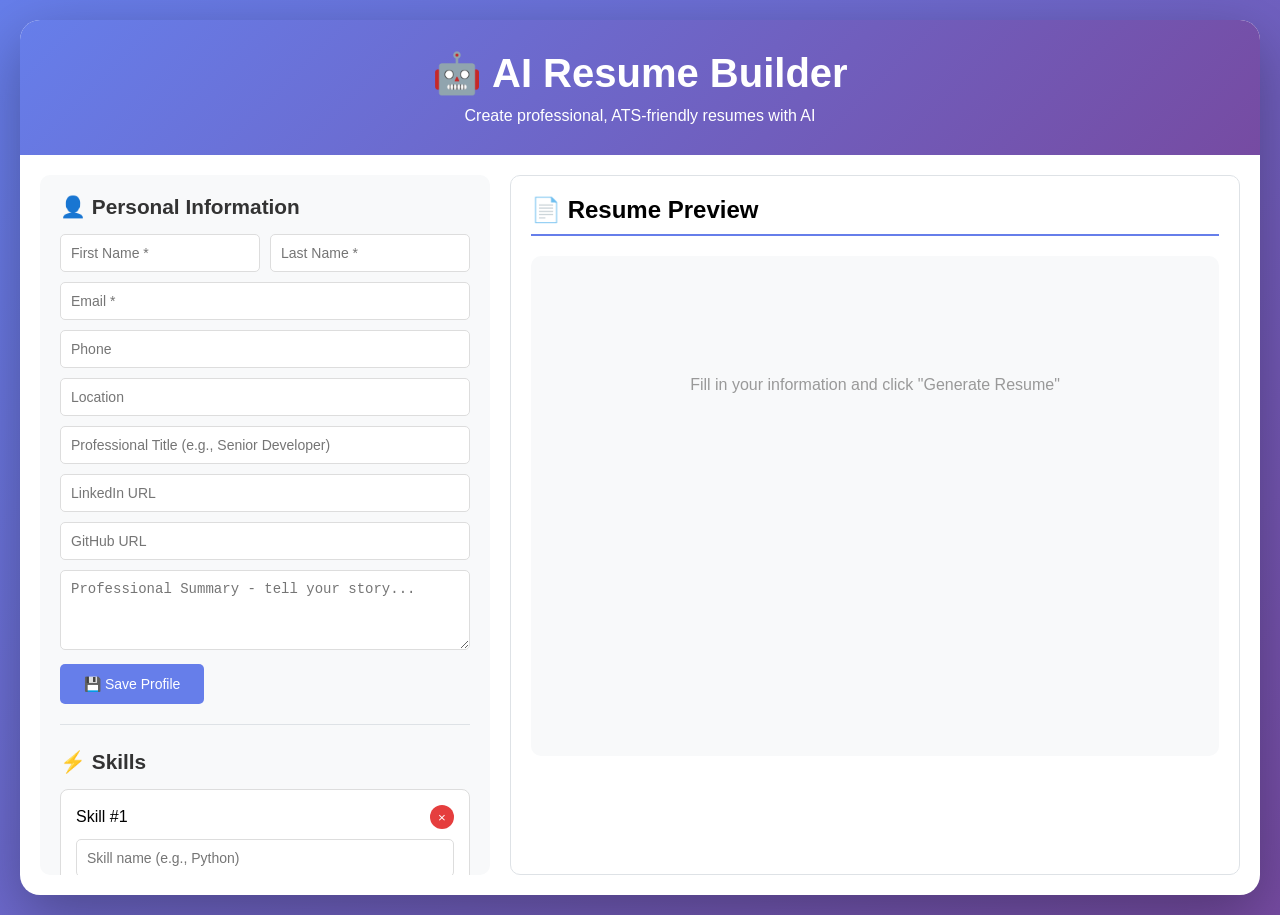
<file: frontend/index.html>
<!DOCTYPE html>
<html lang="en">
<head>
    <meta charset="UTF-8">
    <meta name="viewport" content="width=device-width, initial-scale=1.0">
    <title>AI Resume Builder</title>
    <style>
        * { margin: 0; padding: 0; box-sizing: border-box; }
        body { font-family: 'Segoe UI', Tahoma, Geneva, Verdana, sans-serif; background: linear-gradient(135deg, #667eea 0%, #764ba2 100%); min-height: 100vh; padding: 20px; }
        .container { max-width: 1400px; margin: 0 auto; background: white; border-radius: 20px; box-shadow: 0 20px 60px rgba(0,0,0,0.3); overflow: hidden; }
        .header { background: linear-gradient(135deg, #667eea 0%, #764ba2 100%); color: white; padding: 30px; text-align: center; }
        .header h1 { font-size: 2.5em; margin-bottom: 10px; }
        .content { display: grid; grid-template-columns: 450px 1fr; gap: 20px; padding: 20px; }
        .sidebar { background: #f8f9fa; border-radius: 10px; padding: 20px; max-height: calc(100vh - 200px); overflow-y: auto; }
        .preview { background: white; border-radius: 10px; padding: 20px; border: 1px solid #dee2e6; }
        .preview-header { display: flex; justify-content: space-between; align-items: center; margin-bottom: 20px; padding-bottom: 10px; border-bottom: 2px solid #667eea; }
        .section { margin-bottom: 25px; padding-bottom: 20px; border-bottom: 1px solid #dee2e6; }
        .section h2 { font-size: 1.3em; margin-bottom: 15px; color: #333; }
        .subsection { margin-bottom: 20px; }
        .subsection h3 { font-size: 1.1em; margin-bottom: 10px; color: #555; }
        input, textarea, select { width: 100%; padding: 10px; margin-bottom: 10px; border: 1px solid #ddd; border-radius: 5px; font-size: 14px; }
        textarea { min-height: 80px; resize: vertical; }
        .form-row { display: grid; grid-template-columns: 1fr 1fr; gap: 10px; }
        .btn { padding: 12px 24px; border: none; border-radius: 5px; cursor: pointer; font-size: 14px; transition: all 0.3s; margin-right: 10px; }
        .btn-primary { background: #667eea; color: white; }
        .btn-primary:hover { background: #5a67d8; transform: translateY(-2px); }
        .btn-secondary { background: #48bb78; color: white; }
        .btn-secondary:hover { background: #38a169; }
        .btn-success { background: #e53e3e; color: white; text-decoration: none; display: inline-block; }
        .btn-sm { padding: 8px 16px; font-size: 12px; }
        .btn-group { display: flex; gap: 10px; flex-wrap: wrap; margin-top: 20px; }
        .dynamic-item { background: white; border: 1px solid #ddd; border-radius: 8px; padding: 15px; margin-bottom: 10px; position: relative; }
        .dynamic-item-header { display: flex; justify-content: space-between; align-items: center; margin-bottom: 10px; }
        .btn-remove { background: #e53e3e; color: white; border: none; border-radius: 50%; width: 24px; height: 24px; cursor: pointer; }
        .skill-tag { display: inline-block; background: #667eea; color: white; padding: 5px 12px; border-radius: 20px; margin: 5px; font-size: 12px; }
        .result { margin-top: 20px; padding: 15px; border-radius: 8px; display: none; }
        .result.show { display: block; }
        .result.success { background: #d1fae5; color: #065f46; border: 1px solid #6ee7b7; }
        .result.error { background: #fee2e2; color: #991b1b; border: 1px solid #fca5a5; }
        .resume-preview { min-height: 500px; background: #f8f9fa; border-radius: 10px; padding: 20px; overflow-y: auto; }
        .loading-overlay { position: fixed; top: 0; left: 0; right: 0; bottom: 0; background: rgba(0,0,0,0.5); display: flex; align-items: center; justify-content: center; z-index: 1000; }
        .loading-content { background: white; padding: 30px; border-radius: 10px; text-align: center; }
        .spinner { width: 48px; height: 48px; border: 4px solid #ddd; border-top-color: #667eea; border-radius: 50%; animation: spin 0.8s linear infinite; margin: 0 auto 15px; }
        @keyframes spin { to { transform: rotate(360deg); } }
        .hidden { display: none !important; }
        iframe { width: 100%; height: 600px; border: none; border-radius: 10px; }
        @media (max-width: 768px) { .content { grid-template-columns: 1fr; } }
        
        /* Career Analysis Styles */
        .career-result {
            margin-top: 20px;
            padding: 20px;
            background: linear-gradient(135deg, #f0f9ff 0%, #e0f2fe 100%);
            border-radius: 12px;
            border-left: 4px solid #2563eb;
        }
        .profession-card {
            background: white;
            padding: 15px;
            margin-bottom: 15px;
            border-radius: 8px;
            box-shadow: 0 2px 4px rgba(0,0,0,0.1);
        }
        .profession-title {
            font-size: 18px;
            font-weight: bold;
            color: #2563eb;
            margin-bottom: 8px;
        }
        .match-score {
            display: inline-block;
            background: #10b981;
            color: white;
            padding: 4px 12px;
            border-radius: 20px;
            font-size: 12px;
            margin-left: 10px;
        }
        .salary {
            font-size: 24px;
            font-weight: bold;
            color: #059669;
            margin: 10px 0;
        }
        .salary-range {
            color: #6b7280;
            font-size: 14px;
        }
        .market-demand {
            display: inline-block;
            padding: 4px 12px;
            border-radius: 20px;
            font-size: 12px;
            margin: 5px 0;
        }
        .demand-high { background: #d1fae5; color: #065f46; }
        .demand-medium { background: #fef3c7; color: #92400e; }
        .demand-low { background: #fee2e2; color: #991b1b; }
    </style>
</head>
<body>
    <div class="container">
        <div class="header">
            <h1>🤖 AI Resume Builder</h1>
            <p>Create professional, ATS-friendly resumes with AI</p>
        </div>
        
        <div class="content">
            <div class="sidebar">
                <div class="section">
                    <h2>👤 Personal Information</h2>
                    <div class="form-row">
                        <input type="text" id="first_name" placeholder="First Name *">
                        <input type="text" id="last_name" placeholder="Last Name *">
                    </div>
                    <input type="email" id="email" placeholder="Email *">
                    <input type="tel" id="phone" placeholder="Phone">
                    <input type="text" id="location" placeholder="Location">
                    <input type="text" id="professional_title" placeholder="Professional Title (e.g., Senior Developer)">
                    <input type="url" id="linkedin" placeholder="LinkedIn URL">
                    <input type="url" id="github" placeholder="GitHub URL">
                    <textarea id="summary" placeholder="Professional Summary - tell your story..."></textarea>
                    <button class="btn btn-primary" onclick="saveProfile()">💾 Save Profile</button>
                </div>
                
                <div class="section">
                    <h2>⚡ Skills</h2>
                    <div id="skills-container" class="dynamic-list"></div>
                    <button class="btn btn-secondary btn-sm" onclick="addSkill()">+ Add Skill</button>
                </div>
                
                <div class="section">
                    <h2>💼 Work Experience</h2>
                    <div id="experience-container" class="dynamic-list"></div>
                    <button class="btn btn-secondary btn-sm" onclick="addExperience()">+ Add Experience</button>
                </div>
                
                <div class="section">
                    <h2>🚀 Projects</h2>
                    <div id="projects-container" class="dynamic-list"></div>
                    <button class="btn btn-secondary btn-sm" onclick="addProject()">+ Add Project</button>
                </div>
                
                <div class="section">
                    <h2>🎓 Education</h2>
                    <div id="education-container" class="dynamic-list"></div>
                    <button class="btn btn-secondary btn-sm" onclick="addEducation()">+ Add Education</button>
                </div>
                
                <div class="section">
                    <h2>🎯 Job Description (Optional)</h2>
                    <textarea id="job_description" rows="4" placeholder="Paste job description here for AI optimization..."></textarea>
                </div>

                <!-- Career Analysis Section -->
                <div class="section">
                    <h2>💼 Career Analysis</h2>
                    <div class="form-row">
                        <input type="number" id="experience_years" placeholder="Years of experience" step="0.5" min="0">
                        <select id="education_level">
                            <option value="">Education Level</option>
                            <option value="high_school">High School</option>
                            <option value="bachelor">Bachelor's Degree</option>
                            <option value="master">Master's Degree</option>
                            <option value="phd">PhD</option>
                        </select>
                    </div>
                    <div class="btn-group">
                        <button class="btn btn-primary" onclick="analyzeCareer()">🔍 Analyze My Career</button>
                        <button class="btn btn-secondary" onclick="recommendProfession()">💡 Recommend Profession</button>
                    </div>
                    <div id="career-result" class="career-result hidden">
                        <div id="career-content"></div>
                    </div>
                </div>
                
                <div class="btn-group">
                    <button class="btn btn-primary" onclick="generateResume()">✨ Generate Resume</button>
                    <button class="btn btn-secondary" onclick="optimizeResume()" id="optimizeBtn" style="display:none">🎯 Optimize for Job</button>
                </div>
                
                <div id="message" class="result"></div>
            </div>
            
            <div class="preview">
                <div class="preview-header">
                    <h2>📄 Resume Preview</h2>
                    <div id="download-buttons" style="display:none">
                        <a id="downloadPdf" class="btn btn-success" style="background:#e53e3e">📥 Download PDF</a>
                        <a id="downloadHtml" class="btn btn-secondary">📄 Download HTML</a>
                    </div>
                </div>
                <div id="resume-preview" class="resume-preview">
                    <p style="text-align:center; color:#999; padding:100px;">Fill in your information and click "Generate Resume"</p>
                </div>
            </div>
        </div>
    </div>
    
    <div id="loading" class="loading-overlay hidden">
        <div class="loading-content">
            <div class="spinner"></div>
            <p>AI is processing your resume...</p>
        </div>
    </div>
    
    <script>
        let currentUserId = null;
        let currentResumeId = null;
        let skillCounter = 0, expCounter = 0, projectCounter = 0, eduCounter = 0;
        
        function showLoading(show) { document.getElementById('loading').classList.toggle('hidden', !show); }
        function showMessage(msg, type) {
            const el = document.getElementById('message');
            el.textContent = msg;
            el.className = `result show ${type}`;
            setTimeout(() => el.classList.remove('show'), 5000);
        }
        
        // Career Analysis Functions
        async function analyzeCareer() {
            const skills = getSkills().map(s => s.name);
            if (skills.length === 0) {
                showMessage('Please add your skills first!', 'error');
                return;
            }
            
            const experience_years = document.getElementById('experience_years').value;
            const education_level = document.getElementById('education_level').value;
            const location = document.getElementById('location').value;
            
            showLoading(true);
            try {
                const response = await fetch('/api/career/analyze', {
                    method: 'POST',
                    headers: { 'Content-Type': 'application/json' },
                    body: JSON.stringify({
                        skills: skills,
                        experience_years: experience_years ? parseFloat(experience_years) : null,
                        location: location || null,
                        education_level: education_level || null
                    })
                });
                
                const data = await response.json();
                displayCareerAnalysis(data);
                showMessage('Career analysis complete!', 'success');
            } catch (error) {
                showMessage('Error: ' + error.message, 'error');
            } finally {
                showLoading(false);
            }
        }

        async function recommendProfession() {
            const skills = getSkills().map(s => s.name);
            if (skills.length === 0) {
                showMessage('Please add your skills first!', 'error');
                return;
            }
            
            const experience_years = document.getElementById('experience_years').value;
            const location = document.getElementById('location').value;
            
            showLoading(true);
            try {
                const response = await fetch('/api/career/recommend', {
                    method: 'POST',
                    headers: { 'Content-Type': 'application/json' },
                    body: JSON.stringify({
                        skills: skills,
                        experience_years: experience_years ? parseFloat(experience_years) : null,
                        location: location || null
                    })
                });
                
                const data = await response.json();
                displayRecommendations(data);
                showMessage('Profession recommendations ready!', 'success');
            } catch (error) {
                showMessage('Error: ' + error.message, 'error');
            } finally {
                showLoading(false);
            }
        }

        function displayCareerAnalysis(data) {
            const recs = data.recommendations;
            const salary = data.salary_prediction;
            
            const demandClass = recs.market_demand === 'High' ? 'demand-high' : 
                            (recs.market_demand === 'Medium' ? 'demand-medium' : 'demand-low');
            
            const html = `
                <h3 style="color:#2563eb; margin-bottom:15px;">🎯 Your Career Match</h3>
                
                <div class="profession-card">
                    <div class="profession-title">
                        🏆 Top Match: ${recs.top_match}
                        <span class="match-score">${recs.recommended_professions[0]?.match_score || 85}% Match</span>
                    </div>
                    <div class="market-demand ${demandClass}">
                        Market Demand: ${recs.market_demand}
                    </div>
                    <div>📈 Growth Potential: ${recs.growth_potential}</div>
                </div>
                
                <h4 style="margin: 15px 0 10px 0;">💼 Alternative Professions:</h4>
                ${recs.recommended_professions.slice(1).map(prof => `
                    <div class="profession-card">
                        <div class="profession-title">
                            ${prof.title}
                            <span class="match-score">${prof.match_score}% Match</span>
                        </div>
                        <div>${prof.reason}</div>
                    </div>
                `).join('')}
                
                <div class="profession-card" style="background: linear-gradient(135deg, #dbeafe, #eff6ff);">
                    <div class="profession-title">💰 Salary Prediction for ${recs.top_match}</div>
                    <div class="salary">$${salary.predicted_salary.toLocaleString()} / year</div>
                    <div class="salary-range">Range: ${salary.salary_range}</div>
                    <div>Level: ${salary.level}</div>
                    <div>Confidence: ${salary.confidence_score}%</div>
                    ${salary.location_adjustment !== 1 ? `<div>📍 Location adjusted</div>` : ''}
                </div>
                
                <div style="margin-top: 15px; font-size: 12px; color: #6b7280;">
                    Analysis Date: ${new Date(data.analysis_date).toLocaleString()}
                </div>
            `;
            
            const resultDiv = document.getElementById('career-content');
            const careerResult = document.getElementById('career-result');
            resultDiv.innerHTML = html;
            careerResult.classList.remove('hidden');
        }

        function displayRecommendations(data) {
            const demandClass = data.market_demand === 'High' ? 'demand-high' : 
                            (data.market_demand === 'Medium' ? 'demand-medium' : 'demand-low');
            
            const html = `
                <h3 style="color:#2563eb; margin-bottom:15px;">💡 Recommended Professions</h3>
                
                <div class="profession-card">
                    <div class="profession-title">
                        🏆 Best Match: ${data.top_match}
                        <span class="match-score">${data.recommended_professions[0]?.match_score || 85}%</span>
                    </div>
                </div>
                
                ${data.recommended_professions.map(prof => `
                    <div class="profession-card">
                        <div class="profession-title">
                            ${prof.title}
                            <span class="match-score">${prof.match_score}% Match</span>
                        </div>
                        <div>${prof.reason}</div>
                    </div>
                `).join('')}
                
                <div class="market-demand ${demandClass}" style="margin-top: 10px;">
                    📊 Market Demand: ${data.market_demand}
                </div>
                <div>🚀 Growth Potential: ${data.growth_potential}</div>
                
                <button class="btn btn-secondary" style="margin-top: 15px;" onclick="document.getElementById('experience_years').scrollIntoView({behavior:'smooth'}); analyzeCareer();">
                    📊 Get Full Analysis + Salary
                </button>
            `;
            
            const resultDiv = document.getElementById('career-content');
            const careerResult = document.getElementById('career-result');
            resultDiv.innerHTML = html;
            careerResult.classList.remove('hidden');
        }

        async function saveProfile() {
            const data = {
                first_name: document.getElementById('first_name').value,
                last_name: document.getElementById('last_name').value,
                email: document.getElementById('email').value,
                phone: document.getElementById('phone').value,
                location: document.getElementById('location').value,
                professional_title: document.getElementById('professional_title').value,
                linkedin: document.getElementById('linkedin').value,
                github: document.getElementById('github').value,
                summary: document.getElementById('summary').value
            };
            if (!data.first_name || !data.last_name || !data.email) {
                showMessage('Please fill required fields (Name, Email)', 'error');
                return;
            }
            showLoading(true);
            try {
                let url = '/api/users/';
                let method = 'POST';
                if (currentUserId) { url = `/api/users/${currentUserId}`; method = 'PUT'; }
                const res = await fetch(url, { method, headers: {'Content-Type': 'application/json'}, body: JSON.stringify(data) });
                const user = await res.json();
                currentUserId = user.id;
                localStorage.setItem('userId', currentUserId);
                showMessage('Profile saved!', 'success');
                await loadUserData();
            } catch(e) { showMessage('Error: ' + e.message, 'error'); }
            finally { showLoading(false); }
        }
        
        async function loadUserData() {
            if (!currentUserId) return;
            try {
                const res = await fetch(`/api/users/${currentUserId}`);
                const user = await res.json();
                document.getElementById('first_name').value = user.first_name || '';
                document.getElementById('last_name').value = user.last_name || '';
                document.getElementById('email').value = user.email || '';
                document.getElementById('phone').value = user.phone || '';
                document.getElementById('location').value = user.location || '';
                document.getElementById('professional_title').value = user.professional_title || '';
                document.getElementById('linkedin').value = user.linkedin || '';
                document.getElementById('github').value = user.github || '';
                document.getElementById('summary').value = user.summary || '';
                if (user.skills) loadSkills(user.skills);
                if (user.experience) loadExperience(user.experience);
                if (user.projects) loadProjects(user.projects);
                if (user.education) loadEducation(user.education);
            } catch(e) { console.error(e); }
        }
        
        // Skills
        function addSkill(skill = null) {
            skillCounter++;
            const div = document.createElement('div');
            div.className = 'dynamic-item';
            div.innerHTML = `
                <div class="dynamic-item-header">
                    <span>Skill #${skillCounter}</span>
                    <button class="btn-remove" onclick="this.parentElement.parentElement.remove()">×</button>
                </div>
                <input type="text" class="skill-name" placeholder="Skill name (e.g., Python)" value="${skill?.name || ''}">
                <select class="skill-level">
                    <option value="">Level</option>
                    <option ${skill?.level === 'Beginner' ? 'selected' : ''}>Beginner</option>
                    <option ${skill?.level === 'Intermediate' ? 'selected' : ''}>Intermediate</option>
                    <option ${skill?.level === 'Advanced' ? 'selected' : ''}>Advanced</option>
                    <option ${skill?.level === 'Expert' ? 'selected' : ''}>Expert</option>
                </select>
            `;
            document.getElementById('skills-container').appendChild(div);
        }
        
        function loadSkills(skills) {
            document.getElementById('skills-container').innerHTML = '';
            skillCounter = 0;
            skills.forEach(s => addSkill(s));
        }
        
        function getSkills() {
            const skills = [];
            document.querySelectorAll('#skills-container .dynamic-item').forEach(item => {
                const name = item.querySelector('.skill-name')?.value;
                if (name) skills.push({ name, level: item.querySelector('.skill-level')?.value });
            });
            return skills;
        }
        
        // Experience
        function addExperience(exp = null) {
            expCounter++;
            const div = document.createElement('div');
            div.className = 'dynamic-item';
            div.innerHTML = `
                <div class="dynamic-item-header">
                    <span>Experience #${expCounter}</span>
                    <button class="btn-remove" onclick="this.parentElement.parentElement.remove()">×</button>
                </div>
                <div class="form-row">
                    <input type="text" class="exp-position" placeholder="Position *" value="${exp?.position || ''}">
                    <input type="text" class="exp-company" placeholder="Company *" value="${exp?.company || ''}">
                </div>
                <div class="form-row">
                    <input type="text" class="exp-start" placeholder="Start Date" value="${exp?.start_date || ''}">
                    <input type="text" class="exp-end" placeholder="End Date" value="${exp?.end_date || 'Present'}">
                </div>
                <textarea class="exp-desc" placeholder="Description of responsibilities and achievements..." rows="3">${exp?.description || ''}</textarea>
            `;
            document.getElementById('experience-container').appendChild(div);
        }
        
        function loadExperience(experiences) {
            document.getElementById('experience-container').innerHTML = '';
            expCounter = 0;
            experiences.forEach(e => addExperience(e));
        }
        
        function getExperience() {
            const exp = [];
            document.querySelectorAll('#experience-container .dynamic-item').forEach(item => {
                const position = item.querySelector('.exp-position')?.value;
                const company = item.querySelector('.exp-company')?.value;
                if(position && company) {
                    exp.push({
                        position: position,
                        company: company,
                        start_date: item.querySelector('.exp-start')?.value,
                        end_date: item.querySelector('.exp-end')?.value,
                        description: item.querySelector('.exp-desc')?.value
                    });
                }
            });
            return exp;
        }
        
        // Projects
        function addProject(proj = null) {
            projectCounter++;
            const div = document.createElement('div');
            div.className = 'dynamic-item';
            div.innerHTML = `
                <div class="dynamic-item-header">
                    <span>Project #${projectCounter}</span>
                    <button class="btn-remove" onclick="this.parentElement.parentElement.remove()">×</button>
                </div>
                <input type="text" class="project-name" placeholder="Project Name *" value="${proj?.name || ''}">
                <input type="text" class="project-tech" placeholder="Technologies (comma separated)" value="${proj?.technologies?.join(', ') || ''}">
                <input type="url" class="project-link" placeholder="Project Link (GitHub/Live)" value="${proj?.link || ''}">
                <div class="form-row">
                    <input type="text" class="project-start" placeholder="Start Date" value="${proj?.start_date || ''}">
                    <input type="text" class="project-end" placeholder="End Date" value="${proj?.end_date || ''}">
                </div>
                <textarea class="project-desc" placeholder="Project description and your role..." rows="3">${proj?.description || ''}</textarea>
            `;
            document.getElementById('projects-container').appendChild(div);
        }
        
        function loadProjects(projects) {
            document.getElementById('projects-container').innerHTML = '';
            projectCounter = 0;
            projects.forEach(p => addProject(p));
        }
        
        function getProjects() {
            const projects = [];
            document.querySelectorAll('#projects-container .dynamic-item').forEach(item => {
                const name = item.querySelector('.project-name')?.value;
                const desc = item.querySelector('.project-desc')?.value;
                if (name && desc) projects.push({
                    name: name,
                    description: desc,
                    technologies: item.querySelector('.project-tech')?.value.split(',').map(t=>t.trim()).filter(t=>t),
                    link: item.querySelector('.project-link')?.value,
                    start_date: item.querySelector('.project-start')?.value,
                    end_date: item.querySelector('.project-end')?.value
                });
            });
            return projects;
        }
        
        // Education
        function addEducation(edu = null) {
            eduCounter++;
            const div = document.createElement('div');
            div.className = 'dynamic-item';
            div.innerHTML = `
                <div class="dynamic-item-header">
                    <span>Education #${eduCounter}</span>
                    <button class="btn-remove" onclick="this.parentElement.parentElement.remove()">×</button>
                </div>
                <div class="form-row">
                    <input type="text" class="edu-degree" placeholder="Degree *" value="${edu?.degree || ''}">
                    <input type="text" class="edu-field" placeholder="Field of Study" value="${edu?.field_of_study || ''}">
                </div>
                <input type="text" class="edu-institution" placeholder="Institution *" value="${edu?.institution || ''}">
                <input type="text" class="edu-date" placeholder="Graduation Date" value="${edu?.graduation_date || ''}">
            `;
            document.getElementById('education-container').appendChild(div);
        }
        
        function loadEducation(education) {
            document.getElementById('education-container').innerHTML = '';
            eduCounter = 0;
            education.forEach(e => addEducation(e));
        }
        
        function getEducation() {
            const edu = [];
            document.querySelectorAll('#education-container .dynamic-item').forEach(item => {
                const degree = item.querySelector('.edu-degree')?.value;
                const institution = item.querySelector('.edu-institution')?.value;
                if (degree && institution) edu.push({
                    degree: degree,
                    institution: institution,
                    field_of_study: item.querySelector('.edu-field')?.value,
                    graduation_date: item.querySelector('.edu-date')?.value
                });
            });
            return edu;
        }
        
        // Generate Resume
        async function generateResume() {
            if (!currentUserId) { showMessage('Please save your profile first!', 'error'); return; }
            const summary = document.getElementById('summary').value;
            if (!summary && getSkills().length === 0 && getExperience().length === 0 && getProjects().length === 0) {
                showMessage('Please add some content (summary, skills, experience, or projects)!', 'error');
                return;
            }
            showLoading(true);
            try {
                const payload = {
                    user_id: currentUserId,
                    title: document.getElementById('professional_title').value || 'My Resume',
                    summary: summary,
                    skills: getSkills(),
                    experience: getExperience(),
                    projects: getProjects(),
                    education: getEducation(),
                    job_description: document.getElementById('job_description').value || null
                };
                const res = await fetch('/api/resumes/generate', {
                    method: 'POST',
                    headers: {'Content-Type': 'application/json'},
                    body: JSON.stringify(payload)
                });
                const data = await res.json();
                currentResumeId = data.resume_id;
                document.getElementById('resume-preview').innerHTML = `<iframe src="/api/resumes/download/${currentResumeId}"></iframe>`;
                document.getElementById('downloadPdf').href = `/api/resumes/download_pdf/${currentResumeId}`;
                document.getElementById('downloadHtml').href = `/api/resumes/download/${currentResumeId}`;
                document.getElementById('download-buttons').style.display = 'block';
                showMessage('Resume generated successfully!', 'success');
            } catch(e) { showMessage('Error: ' + e.message, 'error'); }
            finally { showLoading(false); }
        }
        
        async function optimizeResume() {
            const jobDesc = document.getElementById('job_description').value;
            if (!jobDesc) { showMessage('Please paste a job description first!', 'error'); return; }
            showMessage('AI optimization coming soon! For now, use Generate Resume with job description field filled.', 'info');
        }
        
        // Initialize
        document.getElementById('job_description').addEventListener('input', (e) => {
            document.getElementById('optimizeBtn').style.display = e.target.value.length > 50 ? 'inline-block' : 'none';
        });
        
        const savedId = localStorage.getItem('userId');
        if (savedId) { currentUserId = savedId; loadUserData(); }
        
        // Add initial empty items
        addSkill(); addExperience(); addProject(); addEducation();
    </script>
</body>
</html>
</file>
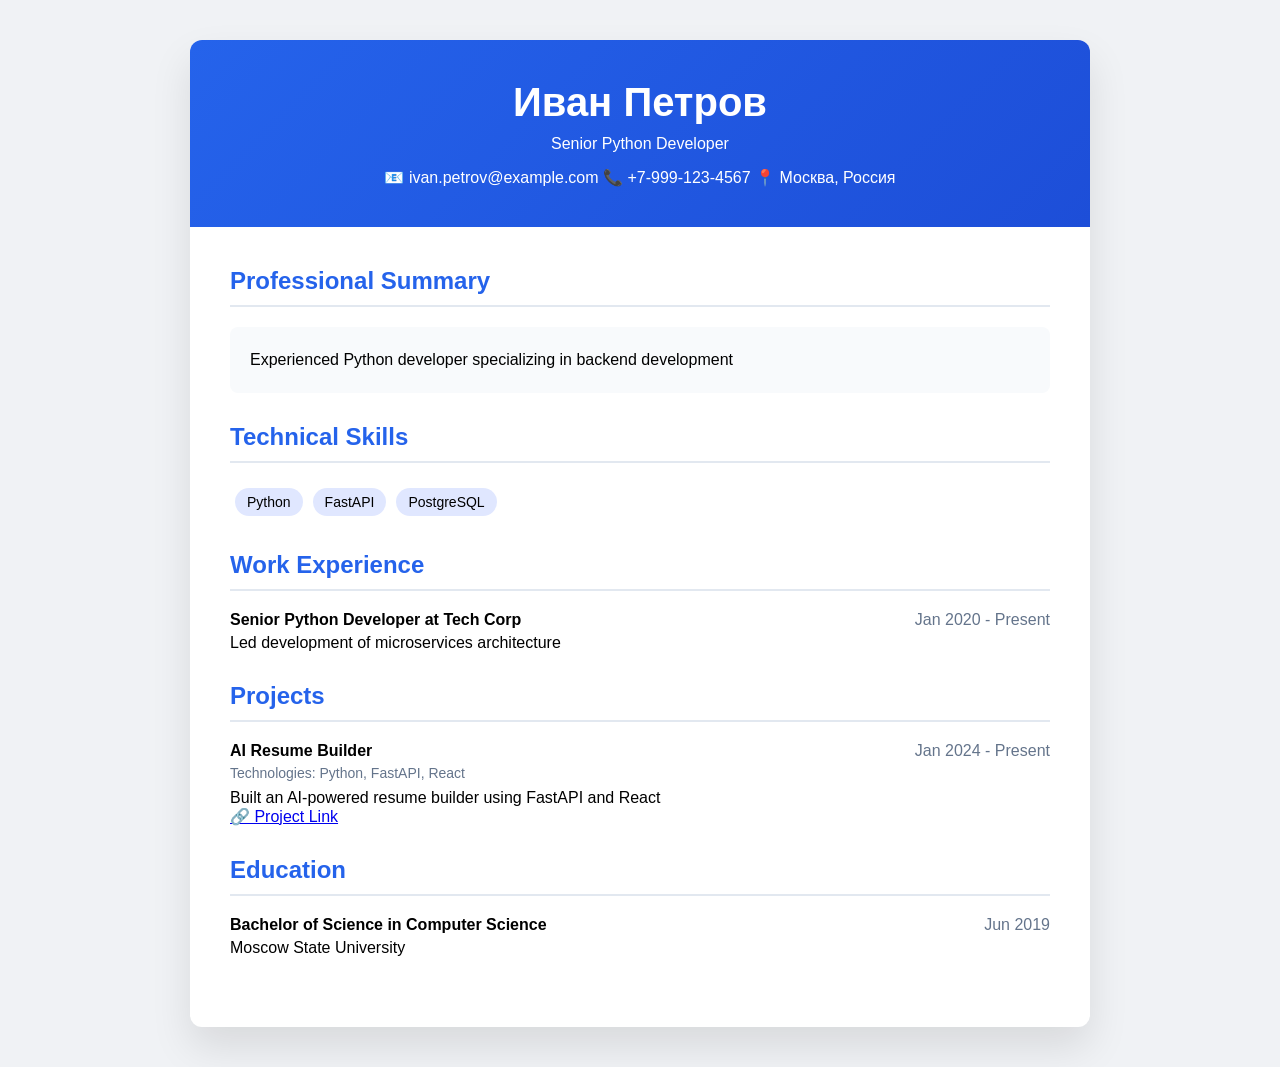
<file: generated_resumes/resume_2ea31fba-d270-4a41-85f9-3a7737c05a04.html>
<!DOCTYPE html>
<html>
<head>
    <meta charset="UTF-8">
    <title>Python Developer Resume - Resume</title>
    <style>
        * { margin: 0; padding: 0; box-sizing: border-box; }
        body { font-family: 'Segoe UI', Arial, sans-serif; background: #f0f2f5; padding: 40px; }
        .resume { max-width: 900px; margin: 0 auto; background: white; border-radius: 12px; box-shadow: 0 20px 40px rgba(0,0,0,0.1); overflow: hidden; }
        .header { background: linear-gradient(135deg, #2563eb, #1d4ed8); color: white; padding: 40px; text-align: center; }
        .header h1 { font-size: 2.5rem; margin-bottom: 10px; }
        .contact { display: flex; justify-content: center; gap: 20px; flex-wrap: wrap; margin-top: 15px; }
        .body { padding: 40px; }
        .section { margin-bottom: 30px; }
        .section h2 { color: #2563eb; border-bottom: 2px solid #e2e8f0; padding-bottom: 10px; margin-bottom: 20px; }
        .skill-tag { display: inline-block; background: #e0e7ff; padding: 6px 12px; border-radius: 20px; margin: 5px; font-size: 14px; }
        .exp-item, .project-item, .edu-item { margin-bottom: 20px; }
        .exp-header, .project-header, .edu-header { font-weight: bold; margin-bottom: 5px; }
        .exp-date, .project-date, .edu-date { float: right; color: #64748b; font-weight: normal; }
        .project-tech { color: #64748b; font-size: 14px; margin-bottom: 8px; }
        .summary { background: #f8fafc; padding: 20px; border-radius: 8px; line-height: 1.6; }
        @media (max-width: 600px) { body { padding: 20px; } .header { padding: 20px; } .body { padding: 20px; } .exp-date { float: none; display: block; } }
    </style>
</head>
<body>
    <div class="resume">
        <div class="header">
            <h1>Иван Петров</h1>
            <div class="title">Senior Python Developer</div>
            <div class="contact">📧 ivan.petrov@example.com 📞 +7-999-123-4567 📍 Москва, Россия</div>
        </div>
        <div class="body">
            <div class="section"><h2>Professional Summary</h2><div class="summary">Experienced Python developer specializing in backend development</div></div>
            <div class="section"><h2>Technical Skills</h2><div><span class="skill-tag">Python</span><span class="skill-tag">FastAPI</span><span class="skill-tag">PostgreSQL</span></div></div>
            <div class="section"><h2>Work Experience</h2>
        <div class="exp-item">
            <div class="exp-header"><strong>Senior Python Developer</strong> at Tech Corp <span class="exp-date">Jan 2020 - Present</span></div>
            <p>Led development of microservices architecture</p>
        </div></div>
            <div class="section"><h2>Projects</h2>
        <div class="project-item">
            <div class="project-header"><strong>AI Resume Builder</strong> <span class="project-date">Jan 2024 - Present</span></div>
            <div class="project-tech">Technologies: Python, FastAPI, React</div>
            <p>Built an AI-powered resume builder using FastAPI and React</p>
            <a href="https://github.com/project" target="_blank">🔗 Project Link</a>
        </div></div>
            <div class="section"><h2>Education</h2>
        <div class="edu-item">
            <div class="edu-header"><strong>Bachelor of Science</strong> in Computer Science <span class="edu-date">Jun 2019</span></div>
            <div>Moscow State University</div>
        </div></div>
        </div>
    </div>
</body>
</html>
</file>
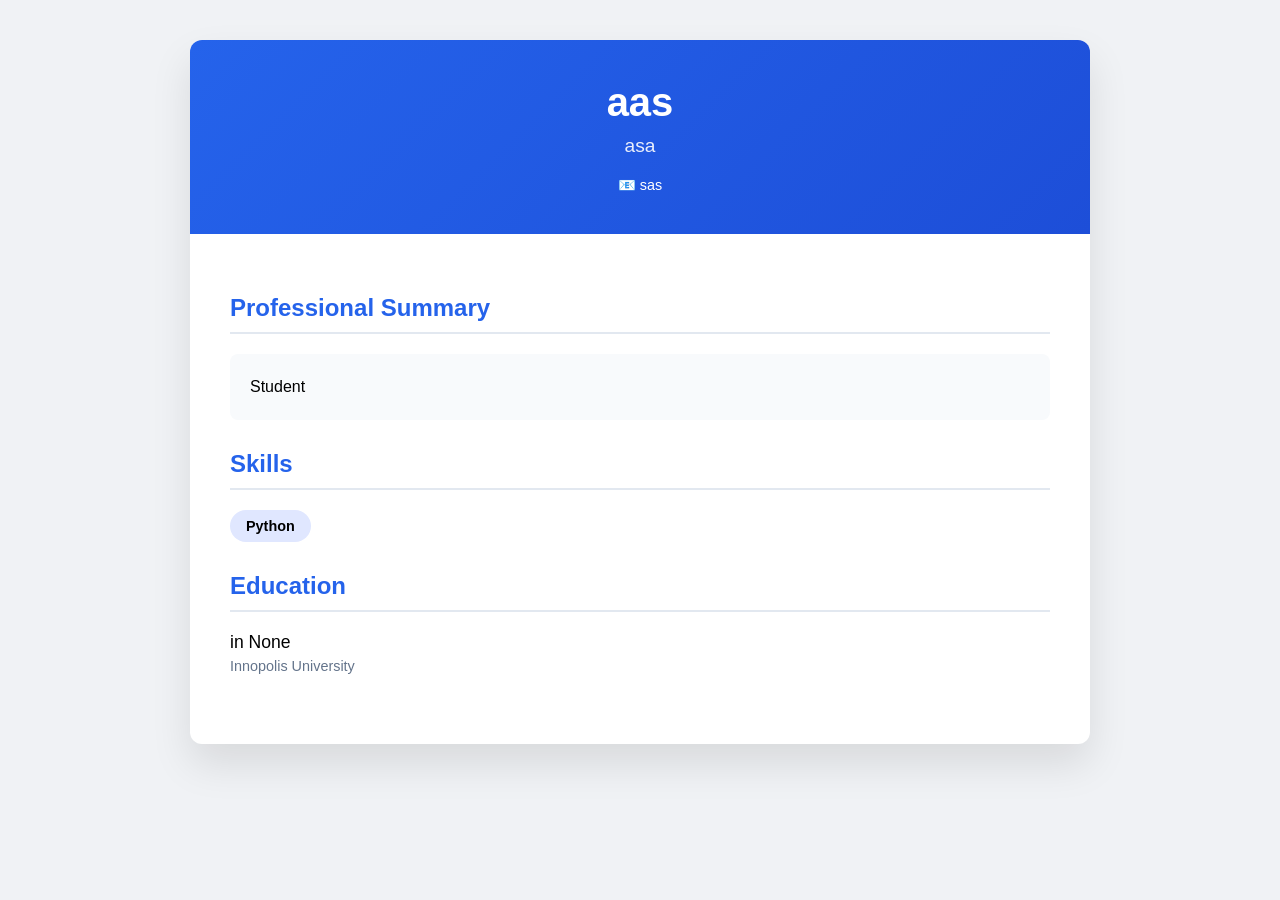
<file: generated_resumes/resume_5a3b74cb-c905-4b15-b278-a3e70763f46e.html>
<!DOCTYPE html>
    <html>
    <head>
        <meta charset="UTF-8">
        <title>asa - Resume</title>
        <style>
            body {
                font-family: 'Inter', 'Segoe UI', Arial, sans-serif;
                margin: 0;
                padding: 40px;
                background: #f0f2f5;
            }
            .resume {
                max-width: 900px;
                margin: 0 auto;
                background: white;
                border-radius: 12px;
                box-shadow: 0 20px 40px rgba(0,0,0,0.1);
                overflow: hidden;
            }
            .resume-header {
                background: linear-gradient(135deg, #2563eb, #1d4ed8);
                color: white;
                padding: 40px;
                text-align: center;
            }
            .resume-header h1 {
                margin: 0 0 10px 0;
                font-size: 2.5rem;
            }
            .resume-header .title {
                font-size: 1.2rem;
                opacity: 0.9;
                margin-bottom: 20px;
            }
            .contact-info {
                display: flex;
                justify-content: center;
                gap: 20px;
                flex-wrap: wrap;
                font-size: 0.9rem;
            }
            .contact-info a {
                color: white;
                text-decoration: none;
            }
            .resume-body {
                padding: 40px;
            }
            .section {
                margin-bottom: 30px;
            }
            .section h2 {
                color: #2563eb;
                border-bottom: 2px solid #e2e8f0;
                padding-bottom: 10px;
                margin-bottom: 20px;
            }
            .skills {
                display: flex;
                flex-wrap: wrap;
                gap: 15px;
            }
            .skill-item {
                background: #e0e7ff;
                padding: 8px 16px;
                border-radius: 20px;
                font-size: 0.9rem;
            }
            .skill-level, .skill-category {
                font-size: 0.8rem;
                opacity: 0.7;
                margin-left: 8px;
            }
            .experience-item, .education-item {
                margin-bottom: 25px;
            }
            .exp-header, .edu-header {
                font-size: 1.1rem;
                margin-bottom: 5px;
            }
            .exp-date, .edu-date {
                float: right;
                color: #64748b;
                font-size: 0.9rem;
            }
            .exp-location, .edu-institution {
                color: #64748b;
                font-size: 0.9rem;
                margin-bottom: 10px;
            }
            .exp-achievements {
                margin-top: 10px;
                padding-left: 20px;
                color: #475569;
            }
            .summary {
                background: #f8fafc;
                padding: 20px;
                border-radius: 8px;
                line-height: 1.6;
            }
            @media (max-width: 600px) {
                body { padding: 20px; }
                .resume-header { padding: 20px; }
                .resume-body { padding: 20px; }
                .exp-date { float: none; display: block; margin-top: 5px; }
            }
        </style>
    </head>
    <body>
        <div class="resume">
            <div class="resume-header">
                <h1>aas </h1>
                <div class="title">asa</div>
                <div class="contact-info">
                    <span>📧 sas</span>
                    
                    
                </div>
                <div class="contact-info">
                    
                    
                    
                </div>
            </div>
            <div class="resume-body">
                
                <div class="section">
                    <h2>Professional Summary</h2>
                    <div class="summary">Student</div>
                </div>
                
                
                
                <div class="section">
                    <h2>Skills</h2>
                    <div class="skills">
        <div class="skill-item">
            <strong>Python</strong>
            
            
        </div>
        </div>
                </div>
                
                
                
                
                
                <div class="section">
                    <h2>Education</h2>
                    
        <div class="education-item">
            <div class="edu-header">
                <strong></strong> in None
                <span class="edu-date"></span>
            </div>
            <div class="edu-institution">Innopolis University</div>
            
        </div>
        
                </div>
                
            </div>
        </div>
    </body>
    </html>
</file>
